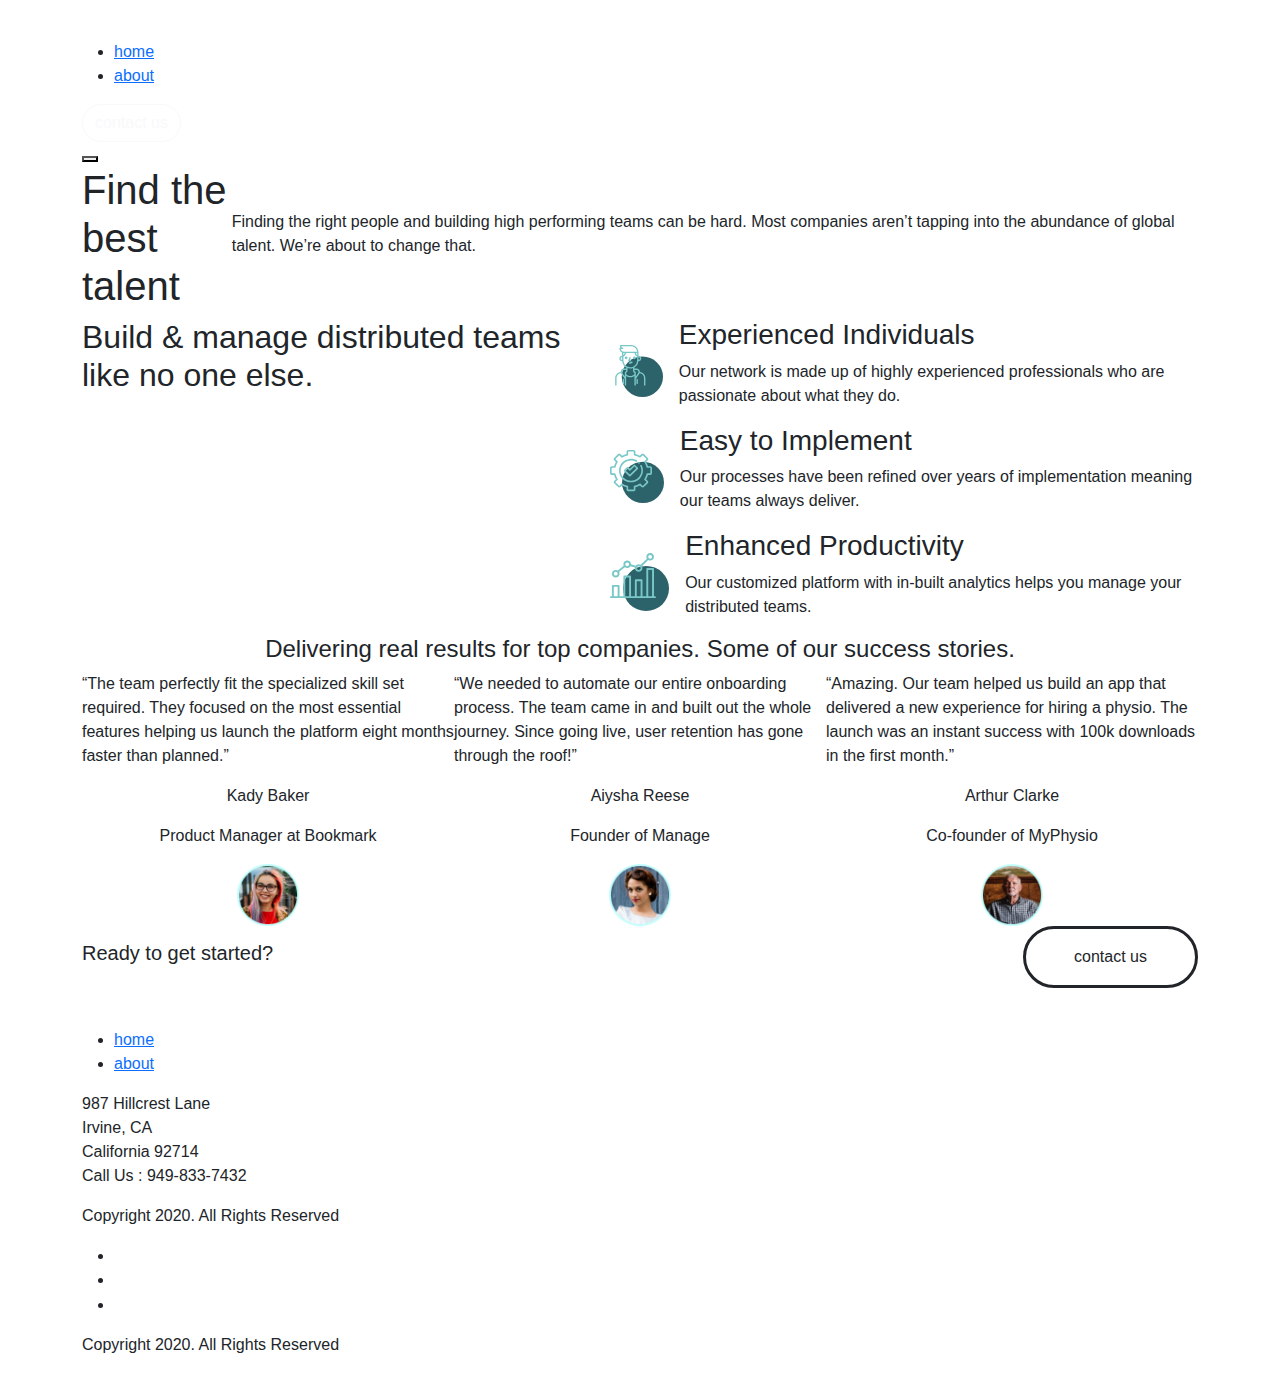
<file: index.html>
<!DOCTYPE html>
<html lang="en">

<head>
  <meta charset="UTF-8" />
  <meta http-equiv="X-UA-Compatible" content="IE=edge" />
  <meta name="viewport" content="width=device-width, initial-scale=1.0" />
  <link rel="stylesheet" href="./bootstrap/bootstrap.min.css" />
  <link rel="icon" href="./images/globe-solid.svg">
  <link rel="stylesheet" href="./css/main.css" />
  <title>myteam</title>
</head>

<body>
  <!-- HEADER -->
  <header class="header">
    <div class="container">
      <div class="header__wrapper">
        <a class="header__logo" href="#">
          <img class="header__logo-img" src="./images/myteam-logo.svg" alt="header logo img">
        </a>

        <nav class="header__nav">
          <ul class="nav__list">
            <li class="nav__item">
              <a href="./index.html" class="nav__link">home</a>
            </li>
            <li class="nav__item">
              <a href="about.html" class="nav__link">about</a>
            </li>
          </ul>
          <a href="./contact.html"><button class="header-btn btn btn-outline-light rounded-pill">contact us</button></a>
        </nav>

        <button class="header__hamburger"></button>
      </div>
    </div>
  </header>

  <!-- MAIN -->

  <main class="main">

    <!-- HERO SECTION -->

    <section class="hero">
      <div class="
        container
        hero__container
        d-flex
        flex-column
        align-items-center
        flex-lg-row
        justify-content-lg-between
      ">
        <div class="hero__content-left d-xl-inline-block">
          <h1 class="hero__content-left-heading heading">
            Find the <br /> best <span class="text-orange"> talent</span>
          </h1>
        </div>
        <div class="hero__content-right">
          <p class="hero__content-right-desc">
            Finding the right people and building high performing teams can be hard. Most companies aren’t tapping into
            the abundance of global talent. We’re about to change that.
          </p>
        </div>
      </div>
    </section>

    <!-- BUILD SECTION -->

    <section class="build">

      <div class="
        container
        build__container
        d-flex
        flex-column
        align-items-center align-items-sm-start
        flex-md-row
        justify-content-md-between
      ">
        <div class="
          build__content-left
          align-self-start align-self-md-auto align-self-lg-auto
        ">
          <h2 class="build__content-left-heading">
            Build & manage distributed teams like no one else.
          </h2>
        </div>
        <div class="build__content-right">
          <div class="build__list d-flex flex-column">
            <div class="
              build__item
              d-flex
              flex-column
              align-items-center
              flex-sm-row
            ">
              <div class="build__list-left me-3">
                <img class="build__list-left-img" src="/images/build-img-1.svg" alt="an icon of a man" width="72" />
              </div>
              <div class="build__list-left">
                <h3 class="build__list-right-header">
                  Experienced Individuals
                </h3>
                <p class="build__list-right-desc">
                  Our network is made up of highly experienced professionals who are passionate about what they do.
                </p>
              </div>
            </div>
            <div class="
              build__item
              d-flex
              flex-column
              align-items-center
              flex-sm-row
            ">
              <div class="build__list-left me-3">
                <img class="build__list-left-img" src="/images/build-img-2.svg" alt="" />
              </div>
              <div class="build__list-left">
                <h3 class="build__list-right-header">Easy to Implement</h3>
                <p class="build__list-right-desc">
                  Our processes have been refined over years of implementation meaning our teams always deliver.
                </p>
              </div>
            </div>
            <div class="
              build__item
              d-flex
              flex-column
              align-items-center
              flex-sm-row
            ">
              <div class="build__list-left me-3">
                <img class="build__list-left-img" src="/images/build-img-3.svg" alt="" />
              </div>
              <div class="build__list-left">
                <h3 class="build__list-right-header">
                  Enhanced Productivity
                </h3>
                <p class="build__list-right-desc">
                  Our customized platform with in-built analytics helps you manage your distributed teams.
                </p>
              </div>
            </div>
          </div>
        </div>
      </div>
    </section>

    <!-- STORIES -->

    <section class="stories">
      <div class="container stories__container d-flex justify-content-center">
        <div class="stories__content d-flex flex-column align-items-center">
          <h4 class="stories__header">
            Delivering real results for top companies. Some of our
            <span class="stories__header-colorful">success stories.</span>
          </h4>

          <div class="
            stories__card-group
            card-group
            d-sm-flex
            flex-sm-column
            align-items-sm-center
            flex-md-row flex-lg-row flex-xl-row
          ">
            <div class="stories__card card bg-transparent border-0">
              <p class="stories__card-desc">
                “The team perfectly fit the specialized skill set required. They focused on the most essential features
                helping us launch the platform eight months faster than planned.”
              </p>

              <div class="
                stories__card-list
                d-flex
                flex-column
                align-items-center
              ">
                <p class="stories__card-name">Kady Baker</p>
                <p class="stories__card-text">Product Manager at Bookmark</p>
                <img class="stories__card-img" src="/images/card-bg-img1.png" alt="" width="62" />
              </div>
            </div>
            <div class="stories__card card bg-transparent border-0">
              <p class="stories__card-desc">
                “We needed to automate our entire onboarding process. The team came in and built out the whole journey.
                Since going live, user retention has gone through the roof!”
              </p>

              <div class="
                stories__card-list
                d-flex
                flex-column
                align-items-center
              ">
                <p class="stories__card-name">Aiysha Reese</p>
                <p class="stories__card-text">Founder of Manage</p>
                <img class="stories__card-img" src="/images/card-bg-img-2.png" alt="" width="62" />
              </div>
            </div>
            <div class="card stories__card bg-transparent border-0">
              <p class="stories__card-desc">
                “Amazing. Our team helped us build an app that delivered a new experience for hiring a physio. The
                launch was an instant success with 100k downloads in the first month.”
              </p>

              <div class="
                stories__card-list
                d-flex
                flex-column
                align-items-center
              ">
                <p class="stories__card-name">Arthur Clarke</p>
                <p class="stories__card-text">Co-founder of MyPhysio</p>
                <img class="stories__card-img" src="/images/card-bg-img-3.png" alt="" width="62" />
              </div>
            </div>
          </div>
        </div>
      </div>
    </section>

    <!-- CALL -->

    <section class="contact-us">
      <div class="
        container
        contact-us__container
        d-flex
        flex-column
        align-items-center
        flex-md-row
        justify-content-md-between
      ">
        <h5 class="contact-us__heading">Ready to get started?</h5>
        <a href="./contact.html">
          <button class="
          contact-us__button
          btn btn-outline-dark
          border-3
          rounded-pill
          p-2
          ps-4
          pe-4
          p-md-3
          ps-md-5
          pe-md-5
          p-lg-3
          ps-lg-5
          pe-lg-5
          p-xl-3
          ps-xl-5
          pe-xl-5
        ">
          contact us
        </button>
        </a>
      </div>
    </section>
  </main>

  <!-- FOOTER -->
  <footer class="footer">
    <div class="container">
      <div class="footer__wrapper">
        <div class="footer__left">
          <a class="footer__logo" href="#">
            <img class="footer__logo-img" src="./images/myteam-logo.svg" alt="footer logo img" width="160" height="40">
          </a>

          <ul class="nav__list">
            <li class="nav__item">
              <a href="#" class="nav__link">home</a>
            </li>
            <li class="nav__item">
              <a href="#" class="nav__link">about</a>
            </li>
          </ul>
        </div>

        <div class="footer__between">
          <p class="footer__words">987 Hillcrest Lane <br> Irvine, CA <br> California 92714 <br> Call Us : 949-833-7432
          </p>
          <div class="footer__between-words-mob">
            <p class="footer__words">Copyright 2020. All Rights Reserved</p>
          </div>
        </div>

        <div class="footer__right">
          <ul class="footer__links">
            <li class="footer__links-item">
              <a class="footer__links-link" href="#">
                <img class="footer__links-img" src="./images/facebook.svg" alt="" width="24" height="24">
              </a>
            </li>
            <li class="footer__links-item">
              <a class="footer__links-link" href="#">
                <img class="footer__links-img" src="./images/param.svg" alt="" width="24" height="24">
              </a>
            </li>
            <li class="footer__links-item">
              <a class="footer__links-link" href="#">
                <img class="footer__links-img" src="./images/twitter.svg" alt="" width="24" height="20">
              </a>
            </li>
          </ul>

          <div class="footer__right-words">
            <p class="footer__words">Copyright 2020. All Rights Reserved</p>
          </div>
        </div>
      </div>
    </div>
  </footer>

  <script src="./js/index.js"></script>
  <script src="./bootstrap/bootstrap.bundle.min.js"></script>
</body>

</html>
</file>
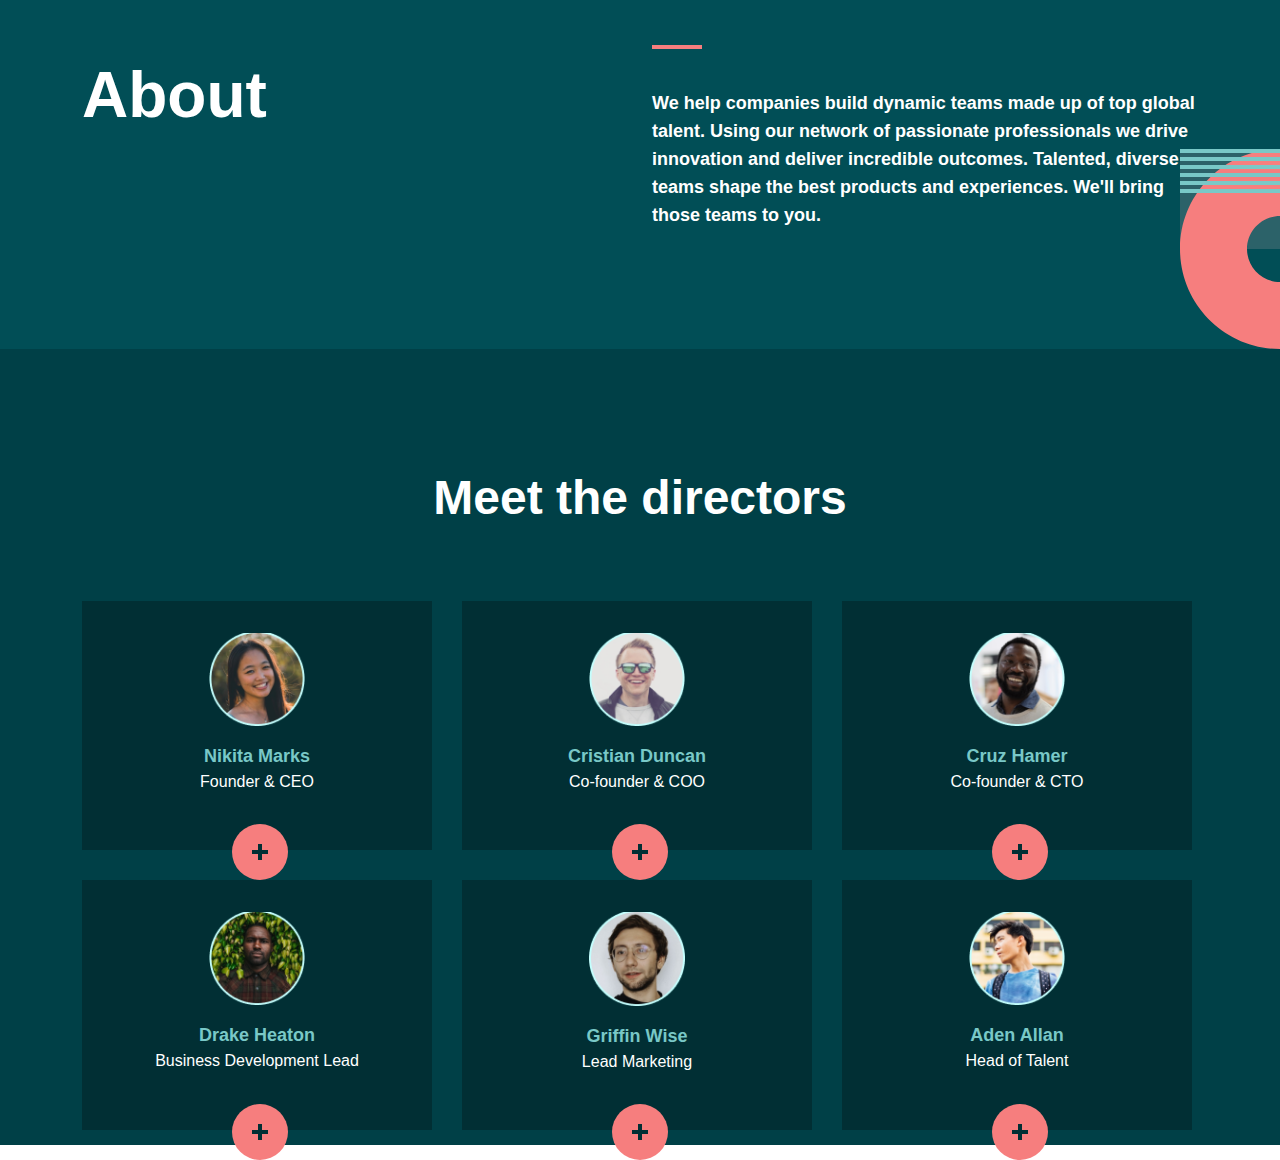
<file: about.html>
<!DOCTYPE html>
<html lang="en">

<head>
    <meta charset="UTF-8" />
    <meta http-equiv="X-UA-Compatible" content="IE=edge" />
    <meta name="viewport" content="width=device-width, initial-scale=1.0" />
    <link rel="stylesheet" href="./bootstrap/bootstrap.min.css" />
    <link rel="stylesheet" href="./css/main.css" />
    <title>MyTeam</title>
</head>

<body>
    <!-- HEADER -->
    <header class="header">
        <div class="container"></div>
    </header>

    <!-- MAIN -->
    <main class="main">
        <section class="about-hero">
            <div class="container about-container">
                <div class="hero row">
                    <div class="col-6">
                        <h1 class="hero-hedading text-white m-0">
                            About
                        </h1>
                    </div>
                    <div class="col-6">
                        <div class="line">

                        </div>
                        <div class="">
                            <p class="hero-desc text-white">
                                We help companies build dynamic teams made up of top global talent. Using our
                                network of passionate professionals we drive innovation and deliver incredible
                                outcomes. Talented, diverse teams shape the best products and experiences. We'll
                                bring those teams to you.
                            </p>

                        </div>

                    </div>

                </div>
            </div>
        </section>
        <section class="directors text-center">
            <div class="container">
                <div class="card-box row text-center">
                    <h2 class="directors-heading text-center">
                        Meet the directors
                    </h2>
                    <div class="card-items col-xs-12  col-sm-6 col-md-4 text-center">
                        <img class="card-image mb-3" src="./images/card-img-nikita.png" alt="image directors" width="96"
                            height="96" srcset="./images/card-img-nikita.png 1x, ./images/card-img-nikita@2x.png 2x">
                        <h2 class="card-heading">
                            Nikita Marks
                        </h2>
                        <p class="card-desc text-white">
                            Founder & CEO
                        </p>
                        <img class="card-click-icon position-absolute" src="/images/icon-click.svg"
                            alt="card-click icon" width="56" height="56">
                    </div>
                    <div class="card-items col-xs-12  col-sm-6 col-md-4 text-center">
                        <img class="card-image mb-3" src="./images/card-img-cristian.png" alt="image directors"
                            width="96" height="96"
                            srcset="./images/card-img-cristian.png 1x, ./images/card-img-cristian@2x.png 2x">
                        <h2 class="card-heading">
                            Cristian Duncan
                        </h2>
                        <p class="card-desc text-white">
                            Co-founder & COO
                        </p>
                        <img class="card-click-icon position-absolute" src="/images/icon-click.svg"
                            alt="card-click icon" width="56" height="56">
                    </div>
                    <div class="card-items col-xs-12  col-sm-6 col-md-4">
                        <img class="card-image mb-3" src="./images/card-img-cruze.png" alt="image directors" width="96"
                            height="96" srcset="./images/card-img-cruze.png 1x, ./images/card-img-cruze.png@2x.png 2x">
                        <h2 class="card-heading">
                            Cruz Hamer
                        </h2>
                        <p class="card-desc text-white">
                            Co-founder & CTO
                        </p>
                        <img class="card-click-icon position-absolute" src="/images/icon-click.svg"
                            alt="card-click icon" width="56" height="56">
                    </div>
                    <div class="card-items col-xs-12  col-sm-6 col-md-4">
                        <img class="card-image mb-3" src="./images/card-img-drake.png" alt="image directors" width="96"
                            height="96" srcset="./images/card-img-drake.png 1x, ./images/card-img-drake@2x.png 2x">
                        <h2 class="card-heading">
                            Drake Heaton
                        </h2>
                        <p class="card-desc text-white">
                            Business Development Lead
                        </p>
                        <img class="card-click-icon position-absolute" src="/images/icon-click.svg"
                            alt="card-click icon" width="56" height="56">
                    </div>
                    <div class="card-items col-xs-12  col-sm-6 col-md-4">
                        <img class="card-image mb-3" src="./images/card-img-griffin.png" alt="image directors"
                            width="96" height="96"
                            srcset="./images/card-img-griffin.png 1x, ./images/card-img-griffin@2x.png 2x">
                        <h2 class="card-heading">
                            Griffin Wise
                        </h2>
                        <p class="card-desc text-white">
                            Lead Marketing
                        </p>
                        <img class="card-click-icon position-absolute" src="/images/icon-click.svg"
                            alt="card-click icon" width="56" height="56">
                    </div>
                    <div class="card-items position-relative col-xs-12  col-sm-6 col-md-4">
                        <img class="card-image mb-3" src="./images/card-img-aden.png" alt="image directors" width="96"
                            height="96" srcset="./images/card-img-aden.png 1x, ./images/card-img-aden@2x.png 2x">
                        <h2 class="card-heading">
                            Aden Allan
                        </h2>
                        <p class="card-desc text-white">
                            Head of Talent
                        </p>
                        <img class="card-click-icon position-absolute" src="/images/icon-click.svg"
                            alt="card-click icon" width="56" height="56">
                    </div>
                </div>

            </div>



        </section>
        <section class="cilents">
            <!-- <div class="container">
                <h4 class="cilents-heading text-center">
                    Some of our clients
                </h4>
                <div class="row">
                <div class="col">
                    <img src="./images/Object.svg" alt="">
                </div>
                <div class="col">
                    <img src="./images/jakarta.svg" alt="">
                </div>
                <div class="col">
                    <img src="./images/Object (1).svg" alt="">
                </div>
                <div class="col">
                    <img src="images/" alt="">
                </div>
                <div class="col">
                    <img src="" alt="">
                </div>

            </div> -->
            </div>
        </section>
    </main>

    <!-- FOOTER -->
    <footer class="footer">
        <div class="container"></div>
    </footer>
    <script src="./bootstrap/bootstrap.bundle.min.js"></script>
</body>

</html>
</file>
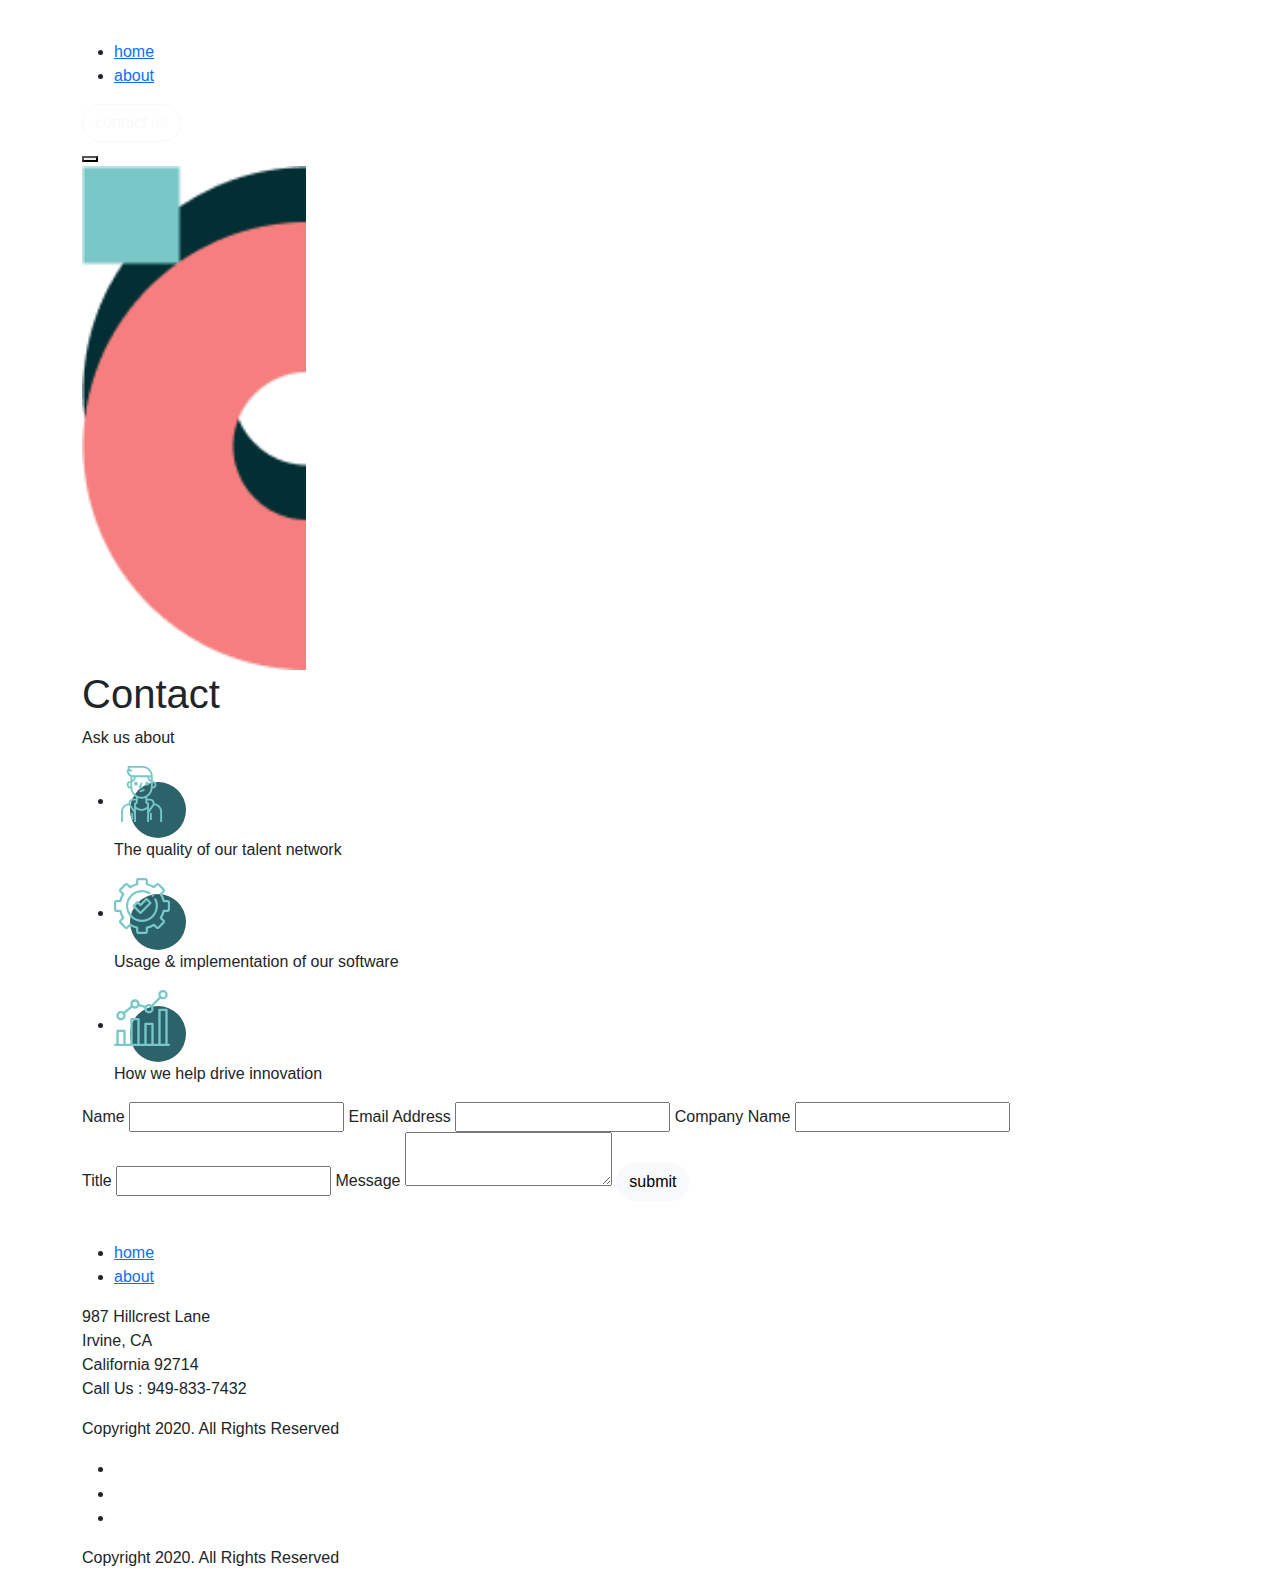
<file: contact.html>
<!DOCTYPE html>
<html lang="en">

<head>
    <meta charset="UTF-8" />
    <meta http-equiv="X-UA-Compatible" content="IE=edge" />
    <meta name="viewport" content="width=device-width, initial-scale=1.0" />
    <link rel="stylesheet" href="./bootstrap/bootstrap.min.css" />
    <link rel="icon" href="./images/globe-solid.svg">
    <link rel="stylesheet" href="./css/main.css" />
    <title>contact us</title>
</head>

<body>
   <!-- HEADER -->
  <header class="header">
    <div class="container">
      <div class="header__wrapper">
        <a class="header__logo" href="#">
          <img class="header__logo-img" src="./images/myteam-logo.svg" alt="header logo img">
        </a>

        <nav class="header__nav">
          <ul class="nav__list">
            <li class="nav__item">
              <a href="./index.html" class="nav__link">home</a>
            </li>
            <li class="nav__item">
              <a href="about.html" class="nav__link">about</a>
            </li>
          </ul>
          <a href="./contact.html"><button class="header-btn btn btn-outline-light rounded-pill">contact us</button></a>
        </nav>

        <button class="header__hamburger"></button>
      </div>
    </div>
  </header>

    <!-- MAIN -->
    <main class="main">

        <!-- CONTACT -->

        <section class="contact">
            <div class="container">
                <div class="contact__wrapper">
                  <div class="contact__pace">
                    <img class="contact__pace-img" src="./images/contact-bg-2.png" alt="" width="224" height="200">
                  </div>
                    <div class="contact__left">
                        <h1 class="contact__left-heading">Contact</h1>
                        <p class="contact__left-desc">
                            Ask us about
                        </p>


                        <ul class="contact__left-list">
                            <li class="contact__item">
                                <img class="contact__list-img" src="./images/build-img-1.svg" alt="" width="72" height="72">
                                <p class="contact__list-desc">The quality of our talent network</p>
                            </li>
                            <li class="contact__item">
                                <img class="contact__list-img" src="./images/build-img-2.svg" alt="" width="72" height="72">
                                <p class="contact__list-desc">Usage & implementation of our software</p>
                            </li>
                            <li class="contact__item">
                                <img class="contact__list-img" src="./images/build-img-3.svg" alt="" width="72" height="72">
                                <p class="contact__list-desc">How we help drive innovation</p>
                            </li>
                        </ul>
                    </div>

                    <div class="contact__right">
                      <form method="post" action="https://echo.htmlacademy.ru/" class="form" novalidate>

                        <label for="user_name" class="form__lable">
                          Name
                          <input type="text" class="form__input" name="user_name" id="user_name" required>
                        </label>

                        <label for="user_email" class="form__lable">
                          Email Address
                          <input type="email" class="form__input" name="user_email" id="user_email" required>
                        </label>

                        <label for="user_company" class="form__lable">
                          Company Name
                          <input type="text" class="form__input" name="user_compayn" id="user_compayn" required>
                        </label>

                         <label for="user_title" class="form__lable">
                          Title
                          <input type="text" class="form__input" name="user_title" id="user_title" required>
                        </label>

                        <label for="user_message" class="form__lable">
                          Message
                          <textarea class="form__texarea" name="user_messege" id="user_messege" cols="0" rows="0"></textarea>
                        </label>

                        <button class="form__btn btn btn-light rounded-pill">submit</button>

                      </form>
                    </div>
                </div>
            </div>
        </section>

    </main>

    <!-- FOOTER -->
  <footer class="footer">
    <div class="container">
      <div class="footer__wrapper">
        <div class="footer__left">
          <a class="footer__logo" href="#">
            <img class="footer__logo-img" src="./images/myteam-logo.svg" alt="footer logo img" width="160" height="40">
          </a>

          <ul class="nav__list">
            <li class="nav__item">
              <a href="#" class="nav__link">home</a>
            </li>
            <li class="nav__item">
              <a href="#" class="nav__link">about</a>
            </li>
          </ul>
        </div>

        <div class="footer__between">
          <p class="footer__words">987  Hillcrest Lane <br> Irvine, CA <br> California 92714 <br> Call Us : 949-833-7432</p>
          <div class="footer__between-words-mob">
            <p class="footer__words">Copyright 2020. All Rights Reserved</p>
          </div>
        </div>

        <div class="footer__right">
          <ul class="footer__links">
            <li class="footer__links-item">
              <a class="footer__links-link" href="#">
                <img class="footer__links-img" src="./images/facebook.svg" alt="" width="24" height="24">
              </a>
            </li>
            <li class="footer__links-item">
              <a class="footer__links-link" href="#">
                <img class="footer__links-img" src="./images/param.svg" alt="" width="24" height="24">
              </a>
            </li>
            <li class="footer__links-item">
              <a class="footer__links-link" href="#">
                <img class="footer__links-img" src="./images/twitter.svg" alt="" width="24" height="20">
              </a>
            </li>
          </ul>

          <div class="footer__right-words">
            <p class="footer__words">Copyright 2020. All Rights Reserved</p>
          </div>
        </div>
      </div>
    </div>
  </footer>

    <script src="./js/index.js"></script>
    <script src="./bootstrap/bootstrap.bundle.min.js"></script>
</body>

</html>
</file>
<file: css/main.css>
/* GENEREAL */

html {
    height: 100%;
    scroll-behavior: smooth;
    box-sizing: border-box;
}

*,
*::before,
*::after {
    box-sizing: inherit;
}

body {
    display: flex;
    flex-direction: column;
    height: 100%;
    font-family: "Arial", sans-serif;
    font-size: 16px;
    line-height: 1.5;
}

img {
    max-width: 100%;
    height: auto;
    vertical-align: middle;
}

.container {
    width: 1150px;
}


/* HEADER */
/* ------------ABOUT PAGE------------ */
/* HERO */
.about-hero {
    padding-top: 45px;
    background: #014E56;
    background-image: url(../images/about-hero-bg-element.svg);
    background-repeat: no-repeat;
    background-position: right bottom;
}
.about-container {
}


.hero-hedading {
    margin: 0;
    font-style: normal;
    font-weight: bold;
    font-size: 64px;
    line-height: 100px;
    color: #FFFFFF;
}

.line {
    margin: 0;
    margin-bottom: 40px;
    background: #F67E7E;
    width: 50px;
    height: 4px;
}
.hero-desc {
    margin: 0;
    margin-bottom: 120px;
    font-style: normal;
    font-weight: 600;
    font-size: 18px;
    line-height: 28px;
    color: #FFFFFF;
}


.directors {
    padding-top: 140px;
    background: #004047;

}

.directors-heading {
    margin: 0;
    margin-bottom: 64px;
    font-style: normal;
    font-weight: bold;
    font-size: 48px;
    line-height: 48px;
    text-align: center;
    color: #FFFFFF;
}
.card-box {
    margin: -15px;
}
.card-items{
    position: relative;
    margin: 0;
    width: 100%;
    max-width: 350px;
    background: #012F34;
    margin: 15px;
    padding: 32px 24px 56px 24px;
}
.card-desc{
    margin: 0;


}
.card-heading {
    margin: 0;
    font-style: normal;
    font-weight: bold;
    font-size: 18px;
    line-height: 28px;
    text-align: center;
    color:#79C8C7;
}
.card-img {


}
.card-click-icon{
    position: absolute;
    bottom: -30px;
    left: 150px;

}
</file>
